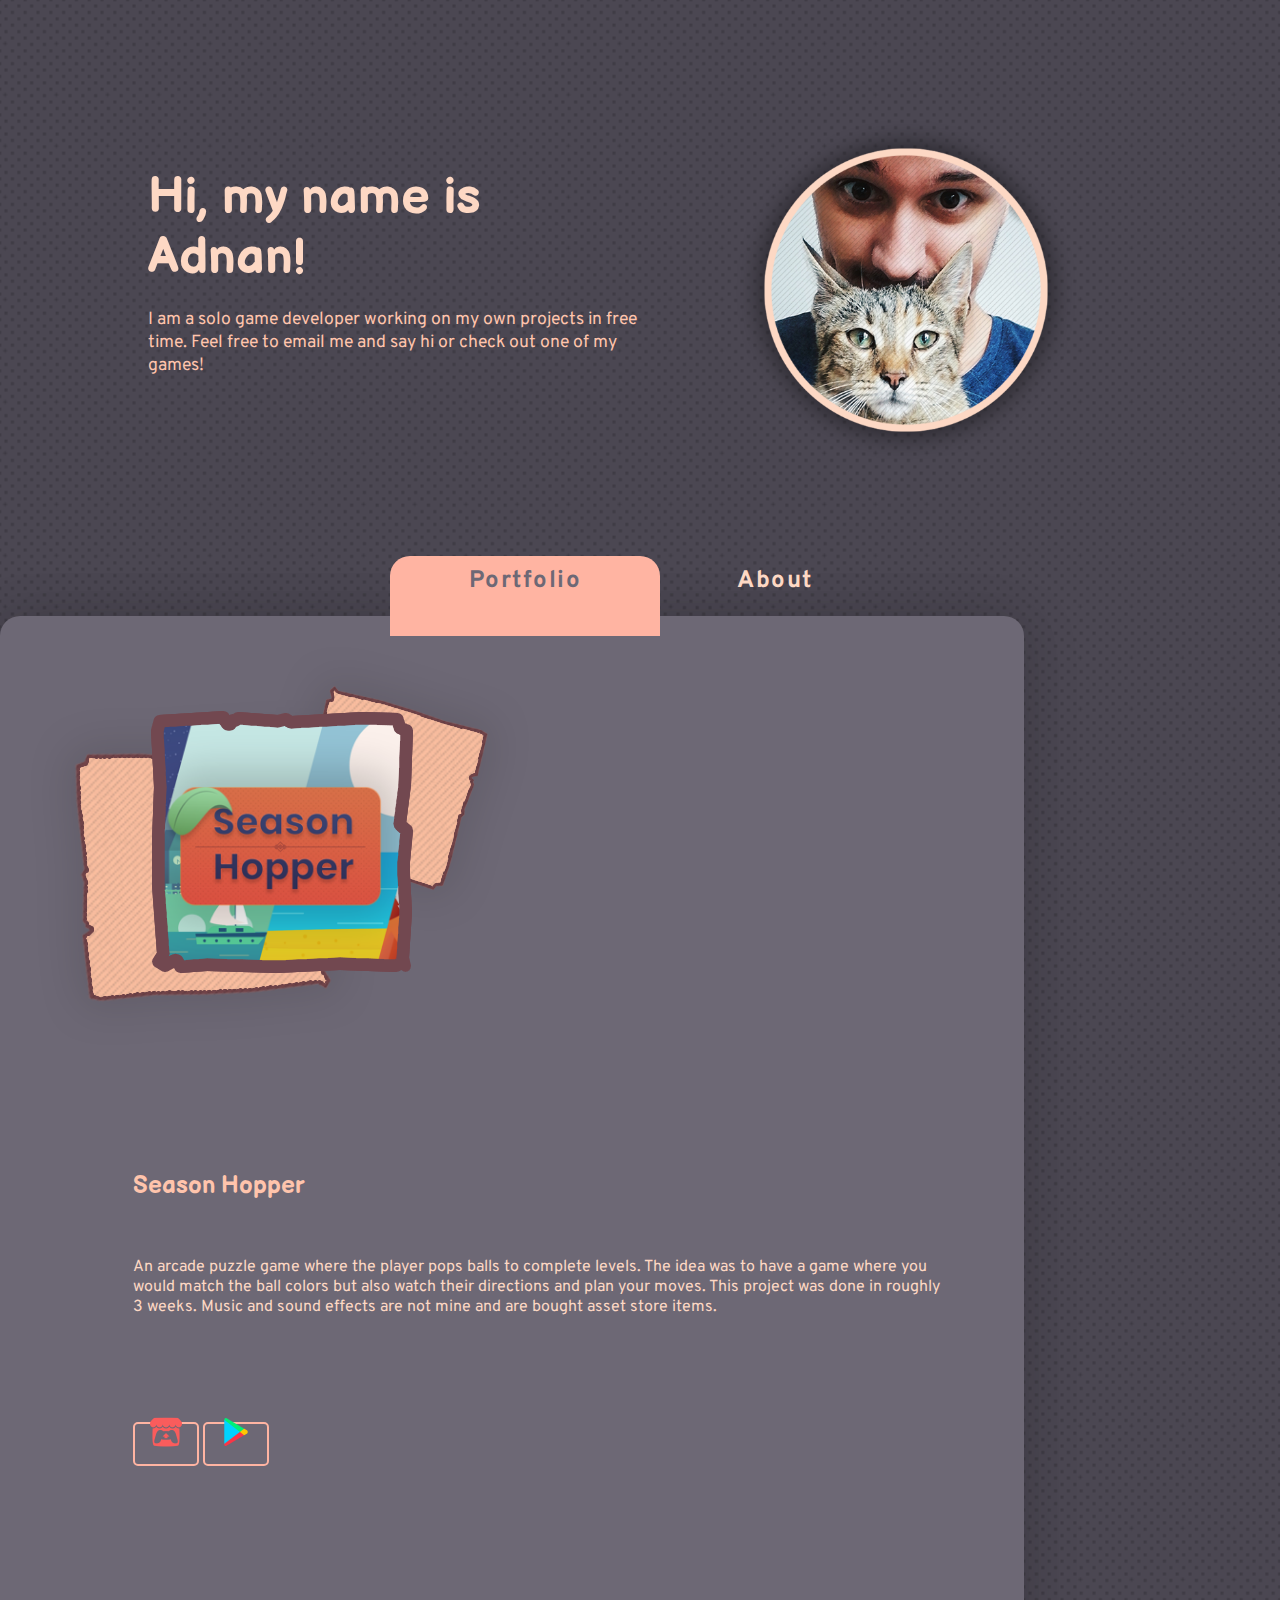
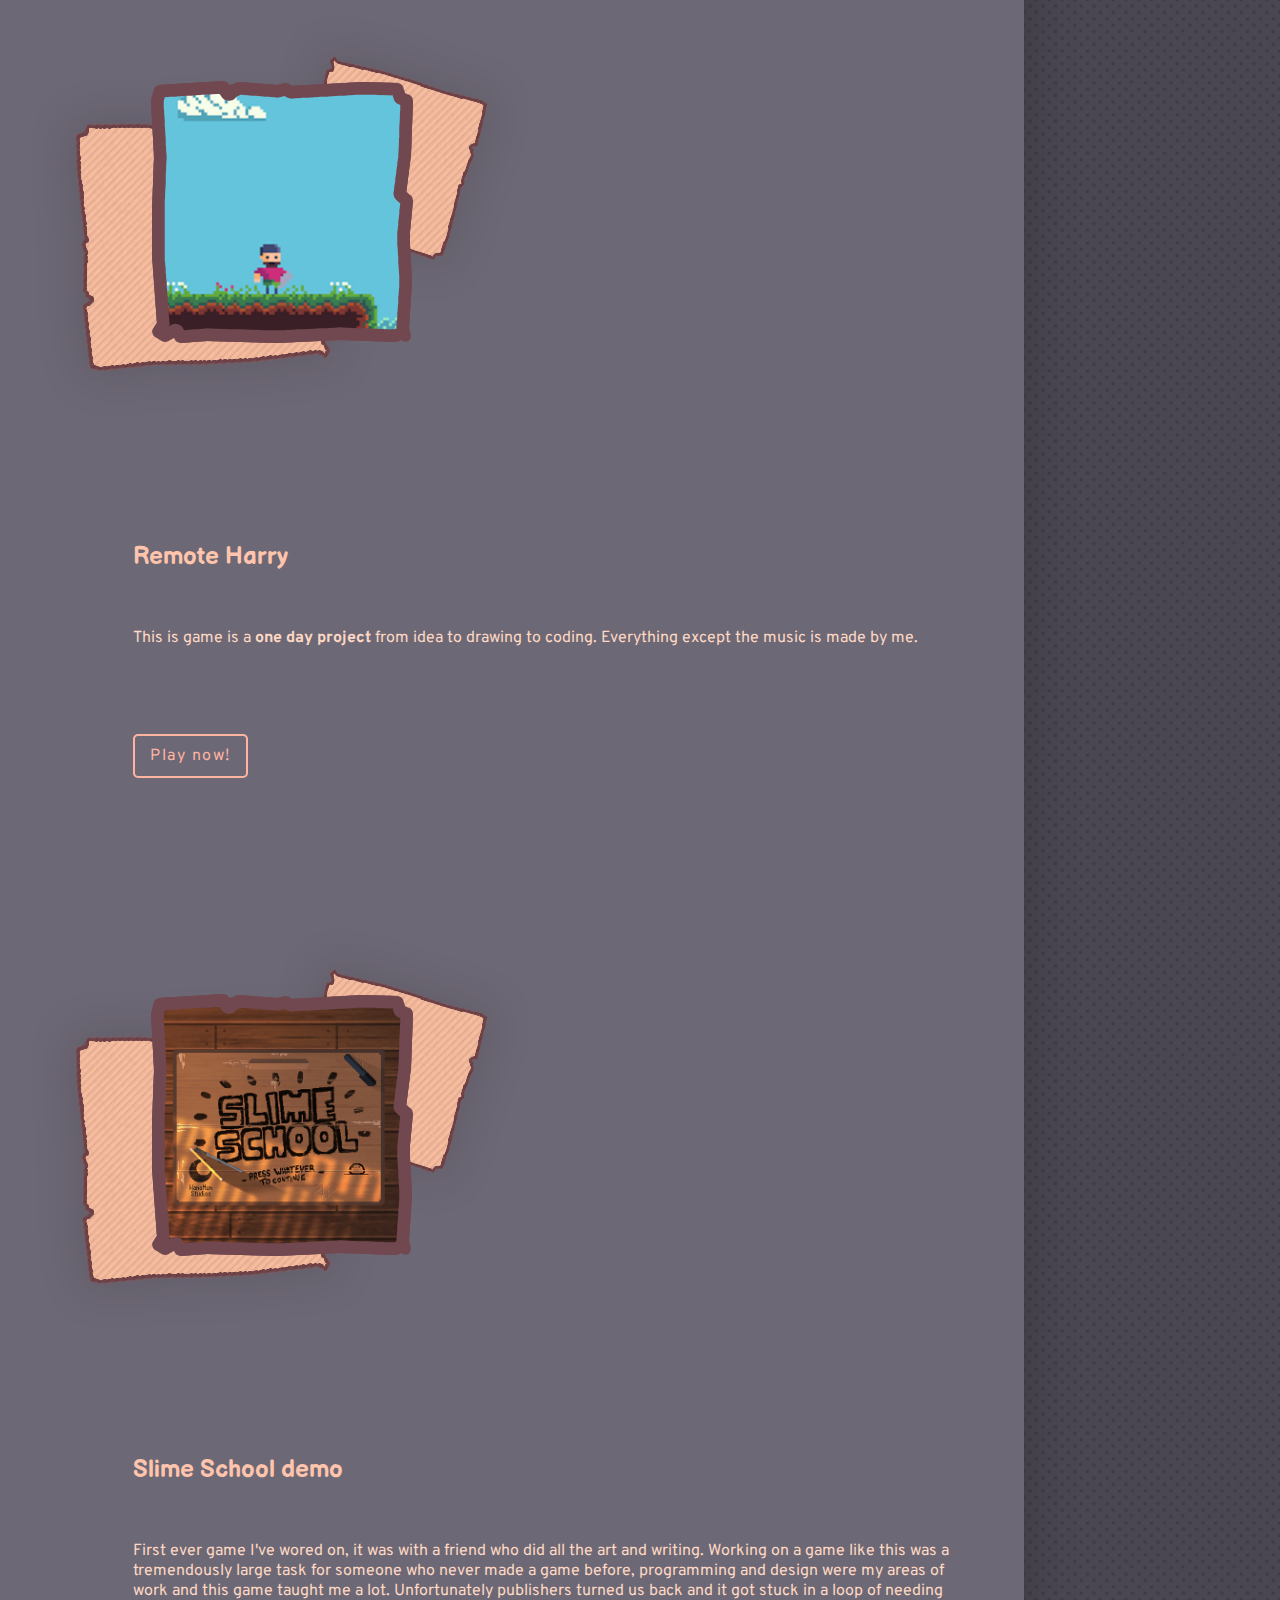
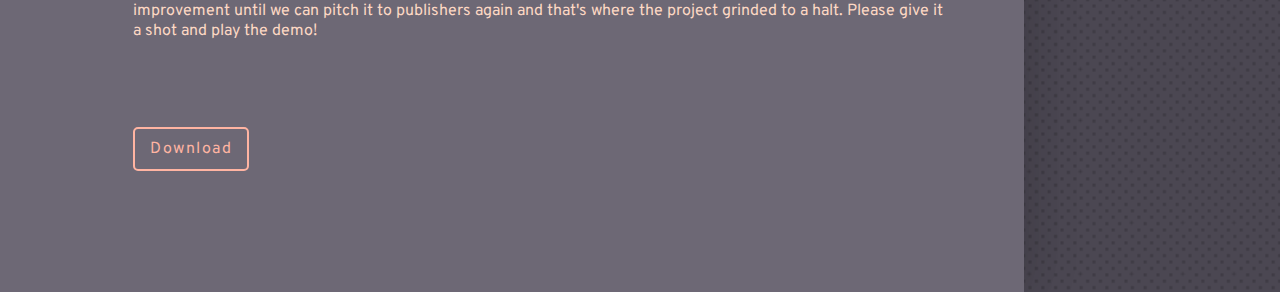
<file: index.html>
<!DOCTYPE html>
<html lang="en">
  <head>
    <meta charset="UTF-8" />
    <meta http-equiv="X-UA-Compatible" content="IE=edge" />
    <meta name="viewport" content="width=device-width, initial-scale=1.0" />
    <link
      href="https://cdn.jsdelivr.net/npm/bootstrap@5.0.0-beta2/dist/css/bootstrap.min.css"
      rel="stylesheet"
      integrity="sha384-BmbxuPwQa2lc/FVzBcNJ7UAyJxM6wuqIj61tLrc4wSX0szH/Ev+nYRRuWlolflfl"
      crossorigin="anonymous"
    />

    <link rel="preconnect" href="https://fonts.gstatic.com" />
    <link
      href="https://fonts.googleapis.com/css2?family=Balsamiq+Sans&display=swap"
      rel="stylesheet"
    />
    <link
      href="https://fonts.googleapis.com/css2?family=Overpass&display=swap"
      rel="stylesheet"
    />

    <link href="/style.css" rel="stylesheet" />
    <title>Adnan Mujkic</title>
  </head>
  <body>
    <div class="introduction">
      <div class="intro-text">
        <h1>Hi, my name is Adnan!</h1>
        <p>
          I am a solo game developer working on my own projects in free time.
          Feel free to email me and say hi or check out one of my games!
        </p>
      </div>
      <div class="intro-pic">
        <img src="/Images/Profile Pic.png" alt="" />
      </div>
    </div>

    <div class="custom-nav">
      <a class="left-button selected" href="">Portfolio</a>
      <a class="right-button" href="about.html">About</a>
    </div>

    <div class="container">

      <div class="row game-post">
         <div class="col game-image">
           <img
             src="Images/PictureFrame.png"
             style="
               background-image: url('/Images/GamesCovers/Season\ Hopper.png');
               background-position: center;
               background-size: 49%;
               background-repeat: no-repeat;
             "
             alt="frame"
           />
         </div>
      <div class="col game-text">
         <h2>Season Hopper</h2>
         <p>
           An arcade puzzle game where the player pops balls to complete levels. The idea was to have a game where
           you would match the ball colors but also watch their directions and plan your moves.
           This project was done in roughly 3 weeks. Music and sound effects are not mine and are bought asset store items.
         </p>
         <a href="https://adnan-mujkic.itch.io/season-hopper"><img src="/Images/Icon/itchio.png" style="width: 32px; height: 32px; color: white;"></a>
         <a href="https://play.google.com/store/apps/details?id=com.AdnanMujkic.SeasonHopper"><img src="/Images/Icon/gplay.png" style="width: 32px; height: 32px; color: white;"></a>
       </div>
      </div>


       <div class="row game-post">
         <div class="col game-image">
           <img
             src="Images/PictureFrame.png"
             style="
               background-image: url('/Images/GamesCovers/Remote\ Harry.png');
               background-position: center;
               background-size: 49%;
               background-repeat: no-repeat;
             "
             alt="frame"
           />
         </div>
         <div class="col game-text">
          <h2>Remote Harry</h2>
          <p>
            This is game is a <strong> one day project</strong> from idea to drawing to coding.
            Everything except the music is made by me.
          </p>
          <a href="https://adnan-mujkic.itch.io/remote-harry">Play now!</a>
        </div>
       </div>


      <div class="row game-post">
         <div class="col game-image">
           <img
             src="Images/PictureFrame.png"
             style="
               background-image: url('/Images/GamesCovers/Slime\ School.png');
               background-position: center;
               background-size: 49%;
               background-repeat: no-repeat;
             "
             alt="frame"
           />
         </div>
         <div class="col game-text">
           <h2>Slime School demo</h2>
           <p>
             First ever game I've wored on, it was with a friend who did all the art and writing.
             Working on a game like this was a tremendously large task for someone who never made a game before,
             programming and design were my areas of work and this game taught me a lot. Unfortunately publishers turned us
             back and it got stuck in a loop of needing improvement until we can pitch it to publishers again and
             that's where the project grinded to a halt.
             Please give it a shot and play the demo!
           </p>
           <a href="https://drive.google.com/file/d/1shTc6UbftZaHI9rOBUQvMAa61O2fwCLs/view?usp=sharing">Download</a>
         </div>
       </div>

    </div>

    <button onclick="topFunction()" id="myBtn" title="Go to top"></button>

    <script
      src="https://cdn.jsdelivr.net/npm/bootstrap@5.0.0-beta2/dist/js/bootstrap.bundle.min.js"
      integrity="sha384-b5kHyXgcpbZJO/tY9Ul7kGkf1S0CWuKcCD38l8YkeH8z8QjE0GmW1gYU5S9FOnJ0"
      crossorigin="anonymous"
    ></script>

    <script>
      //Get the button:
      mybutton = document.getElementById("myBtn");

      // When the user scrolls down 20px from the top of the document, show the button
      window.onscroll = function () {
        scrollFunction();
      };

      function scrollFunction() {
        if (
          document.body.scrollTop > 100 ||
          document.documentElement.scrollTop > 100
        ) {
          mybutton.style.display = "block";
        } else {
          mybutton.style.display = "none";
        }
      }

      // When the user clicks on the button, scroll to the top of the document
      function topFunction() {
        document.body.scrollTop = 0; // For Safari
        document.documentElement.scrollTop = 0; // For Chrome, Firefox, IE and Opera
      }
    </script>
  </body>
</html>
</file>
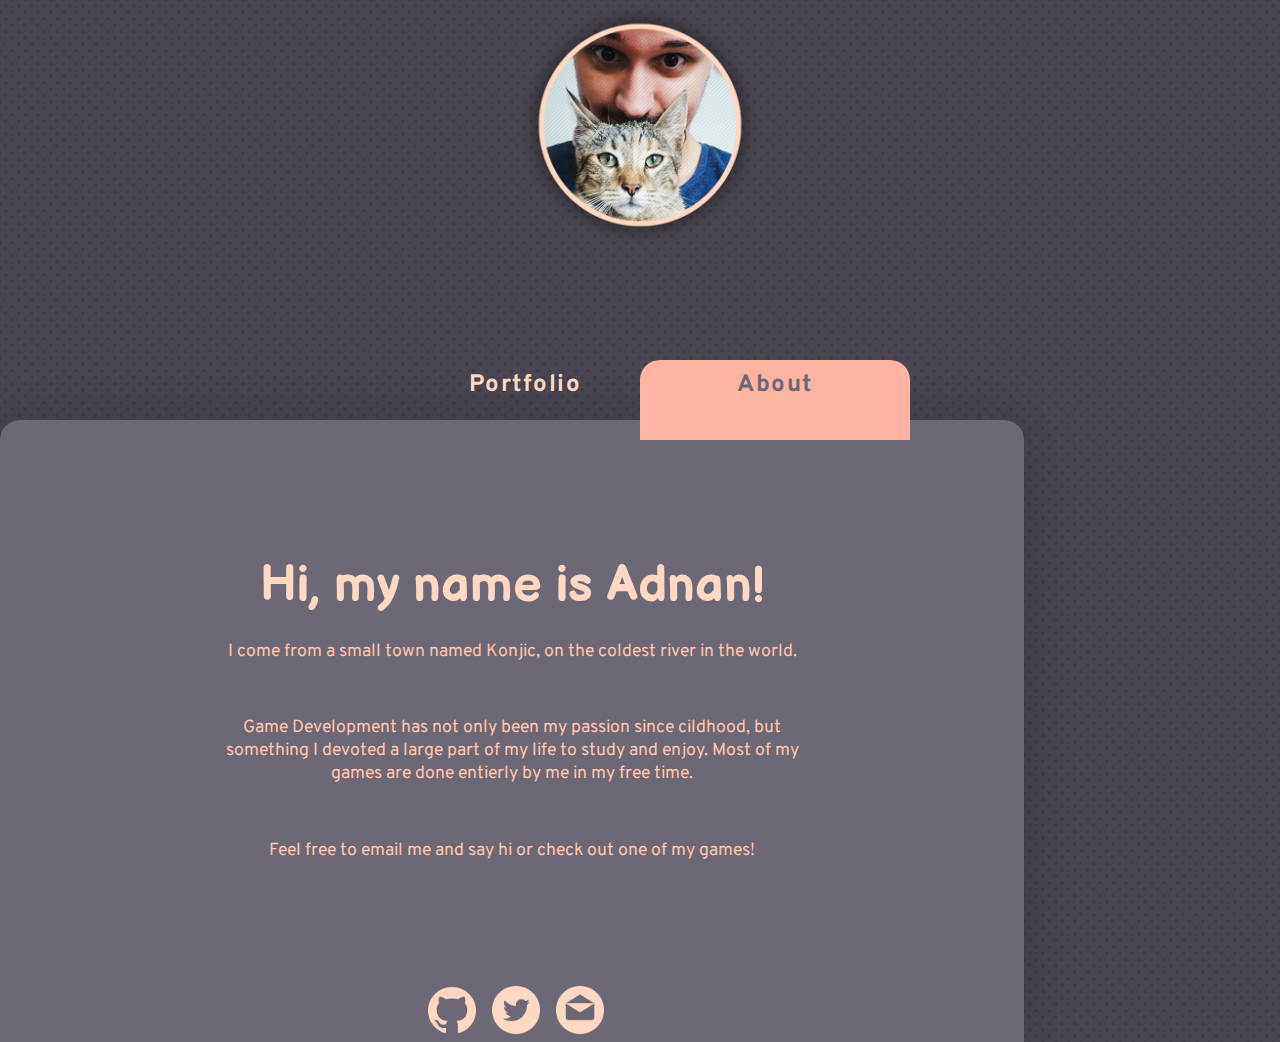
<file: about.html>
<!DOCTYPE html>
<html lang="en">
<head>
   <meta charset="UTF-8">
   <meta http-equiv="X-UA-Compatible" content="IE=edge">
   <meta name="viewport" content="width=device-width, initial-scale=1.0">
   <link href="https://cdn.jsdelivr.net/npm/bootstrap@5.0.0-beta2/dist/css/bootstrap.min.css" rel="stylesheet" integrity="sha384-BmbxuPwQa2lc/FVzBcNJ7UAyJxM6wuqIj61tLrc4wSX0szH/Ev+nYRRuWlolflfl" crossorigin="anonymous">

   <link rel="preconnect" href="https://fonts.gstatic.com">
   <link href="https://fonts.googleapis.com/css2?family=Balsamiq+Sans&display=swap" rel="stylesheet">
   <link href="https://fonts.googleapis.com/css2?family=Overpass&display=swap" rel="stylesheet">

   <link href="/style.css" rel="stylesheet">
   <title>Adnan Mujkic - About</title>
</head>
<body>


      <div class="custom-nav about-nav">
         <a class="left-button" href="index.html">Portfolio</a>
         <a class="right-button selected" href="">About</a>
      </div>

   <div class="container about-container">
      <div class="intro-text-about">
         <h1>Hi, my name is Adnan!</h1>
         <p>
            I come from a small town named Konjic, on the coldest river in the world.
         </p><br/>
         <p>
            Game Development has not only been my passion since cildhood, but something I devoted a large
            part of my life to study and enjoy.
            Most of my games are done entierly by me in my free time.
         </p><br/>
         <p>
            Feel free to email me and say hi or check out one of my games!
         </p>

      </div>
      <div class="intro-pic-about">
         <img src="/Images/Profile Pic.png" alt="">
      </div>

      <div class="profile-buttons-container">
         <button class="profile-link" onclick="onclick=window.open('https://github.com/adnan-mujkic','_blank');" type="button"><img src="/Images/Icon/github.png"></img></button>
         <button class="profile-link" onclick="onclick=window.open('https://twitter.com/AdnanMujkic3','_blank');" type="button"><img src="/Images/Icon/twitter.png"></img></button>
         <button class="profile-link" onclick="onclick=window.open('mailto:adnan.mujkic97@gmail.com','_blank');" type="button"><img src="/Images/Icon/email.png"></img></button>
      </div>
   </div>


   <button onclick="topFunction()" id="myBtn" title="Go to top"></button>


<script src="https://cdn.jsdelivr.net/npm/bootstrap@5.0.0-beta2/dist/js/bootstrap.bundle.min.js" integrity="sha384-b5kHyXgcpbZJO/tY9Ul7kGkf1S0CWuKcCD38l8YkeH8z8QjE0GmW1gYU5S9FOnJ0" crossorigin="anonymous"></script>

<script>
   //Get the button:
   mybutton = document.getElementById("myBtn");

   // When the user scrolls down 20px from the top of the document, show the button
   window.onscroll = function() {scrollFunction()};

   function scrollFunction() {
   if (document.body.scrollTop > 100 || document.documentElement.scrollTop > 100) {
         mybutton.style.display = "block";
      } else {
         mybutton.style.display = "none";
      }
   }

   // When the user clicks on the button, scroll to the top of the document
   function topFunction() {
      document.body.scrollTop = 0; // For Safari
      document.documentElement.scrollTop = 0; // For Chrome, Firefox, IE and Opera
   }
</script>
</body>
</html>
</file>
<file: style.css>
body{
   background-image: url('/Images/bg.png');
   margin: 0;
   padding: 0;
   overflow-x: hidden;
}
h1{
   font-family: 'Balsamiq Sans', cursive !important;
}
h2{
   font-family: 'Balsamiq Sans', cursive !important;
}
h3{
   font-family: 'Balsamiq Sans', cursive !important;
}
p{
   font-family: 'Overpass', sans-serif !important;
}
a{
   text-decoration: none;
   width: 100%;
   height: 100%;
   background-color: transparent;
   padding: 10px 15px;
   color: #FFB4A2;
   border: solid 2px #FFB4A2;
   margin-top: 10%;
   border-radius: 5px;
   font-family: 'Overpass', sans-serif;
   letter-spacing: 1.5px;
}
a:hover{
   color: #6D6875;
   background-color: #FFB4A2;
}

.custom-nav{
   position: relative;
   left: 50%;
   transform: translateX(-50%);
   width: 500px;
   height: 60px;
   background-color: transparent;
   border-radius: 20px 20px 0 0;

   margin-top: 10%;
}
.custom-nav a{
   position: absolute;
   display: block;
   height: 100%;
   width: 48%;
   margin: 0;
   border: none;
   color: #FDD8C4;
   text-align: center;
   font-weight: bold;
   font-size: 1.5rem;
}
.custom-nav a:hover{
   color: #6D6875;
   background-color: #FFB4A2;
   border-radius: 20px 20px 0 0;
}
.selected{
   color: #6D6875 !important;
   background-color: #FFB4A2;
   border-radius: 20px 20px 0 0;
}
.left-button{
   left: 0;
}
.right-button{
   left: 50%;
}

.introduction{
   position: relative;
   left: 50%;
   transform: translateX(-50%);
   width: 80vw;
   height: 300px;
   background-color: transparent;
   margin: 8% 0 0 0;
   padding: 1% 5%;
   display: flex;
}
.intro-text{
   position: relative;
   width: 50%;
   height: 100%;
   padding: 20px;
   flex: 1 0 0%;
}
.intro-text h1{
   color: #FDD8C4;
   margin-bottom: 4%;
   font-size: 3.1rem;
}
.intro-text p{
   color: #FFC4AC;
   font-size: 1.1rem;
}
.intro-pic{
   position: relative;
   display: block;
   top: 0;
   flex: 1 0 0%;
}
.intro-pic img{
   position: relative;
   width: 350px;
   left: 50%;
   transform: translateX(-50%);
}

.container{
   background-color: #6d6875;
   width: 80vw;
   height: 100%;
   box-shadow: 10px 0px 50px rgba(0,0,0,0.1), -10px 0px 50px rgba(0,0,0,0.1);
   margin-top: 0;
   border-radius: 20px 20px 0 0;
}
.game-post{
   position: relative;
   height: 100%;
   width: 100%;
   padding: 3%;
}
.game-image{
   position: relative;
   display: block;
   left: 0;
   width: 50%;
   height: 100%;
}
.game-text{
   padding: 10%;
}
.game-text h2{
   margin-bottom: 7%;
   color: #FFC4AC;
}
.game-text p{
   margin-bottom: 12%;
   color: #FDD8C4;
}

.intro-text-about{
   padding: 10% 20%;
   text-align: center;
}
.intro-text-about h1{
   color: #FDD8C4;
   margin-bottom: 4%;
   font-size: 3.1rem;
}
.intro-text-about p{
   color: #FFC4AC;
   font-size: 1.1rem;
}
.profile-buttons-container{
   position: relative;
   display: block;
   left: 50%;
   transform: translate(-90px, 0);
}
.profile-link{
   text-decoration: none;
   background-color: transparent;
   border: none;
   width: 60px;
   height: 60px;
}
.profile-link img{
   width: 100%;
}

.intro-pic-about{
   position: absolute;
   left: 50%;
   top:0;
   transform: translateX(-50%);
   width: 250px;
   height: 250px;
}
.intro-pic-about img{
   width: 100%;
}

.about-container{

}
.about-nav{
   margin-top: 40vh;
}




@media only screen and (max-width: 768px) {
   /* For mobile phones: */
   .introduction{
      position:relative;
      left: 0;
      transform: translateX(0);
      width: 100%;
      margin: 0;
      padding: 0;
      display: block;
   }
   .intro-text{
      position: relative;
      width: 100%;
      top: 300px;
      padding: 0 10%;

   }
   .intro-text h1{
      font-size: 2.1rem;
   }
   .intro-pic img{
      position: absolute;
      top: 2%;
      right: 50%;
      transform: translate(-50%, -100%);
      width: 300px;
   }
   .custom-nav{
      transform: translateX(-50%);
      left: 50%;
      padding: 0;
      margin: 60% 0 0 0;
      width: 60%;
      border-radius: 50px;

   }
   .custom-nav a{
      border-radius: 20px 20px 0 0;
      width: 48%;
   }
   .custom-nav a:hover{
      color: #6D6875;
      background-color: #FFB4A2;
      border-radius: 20px 20px 0 0;
   }
   .left-button{
      font-size: 1rem !important;
   }
   .right-button{
      font-size: 1rem !important;
   }
   .container{
      height: 100%;
      width: 100%;
      margin: 0 !important;
      padding: 0;
      max-width: 100%;
      border-radius: 0;
      box-sizing: border-box;
   }
   .profile-buttons-container{
      width: 50%;;
      box-sizing: border-box;
   }
   .game-image img{
      width: 120%;
   }
   .game-text{
      padding: 5%;
   }
}










#myBtn {
   display: none; /* Hidden by default */
   position: fixed; /* Fixed/sticky position */
   bottom: 20px; /* Place the button at the bottom of the page */
   right: 30px; /* Place the button 30px from the right */
   z-index: 99; /* Make sure it does not overlap */
   border: none; /* Remove borders */
   outline: none; /* Remove outline */
   color: transparent; /* Text color */
   cursor: pointer; /* Add a mouse pointer on hover */
   padding: 5px; /* Some padding */
   width: 80px;
   height: 80px;
   background-color: transparent;
   background-image: url('/Images/Scroll\ up.png');
   background-repeat: no-repeat;
   background-size: contain;
   background-position: center;
 }

 #myBtn:hover {
    width: 86px;
    height: 86px;
    transform: translate(3px, 3px);
 }
</file>
